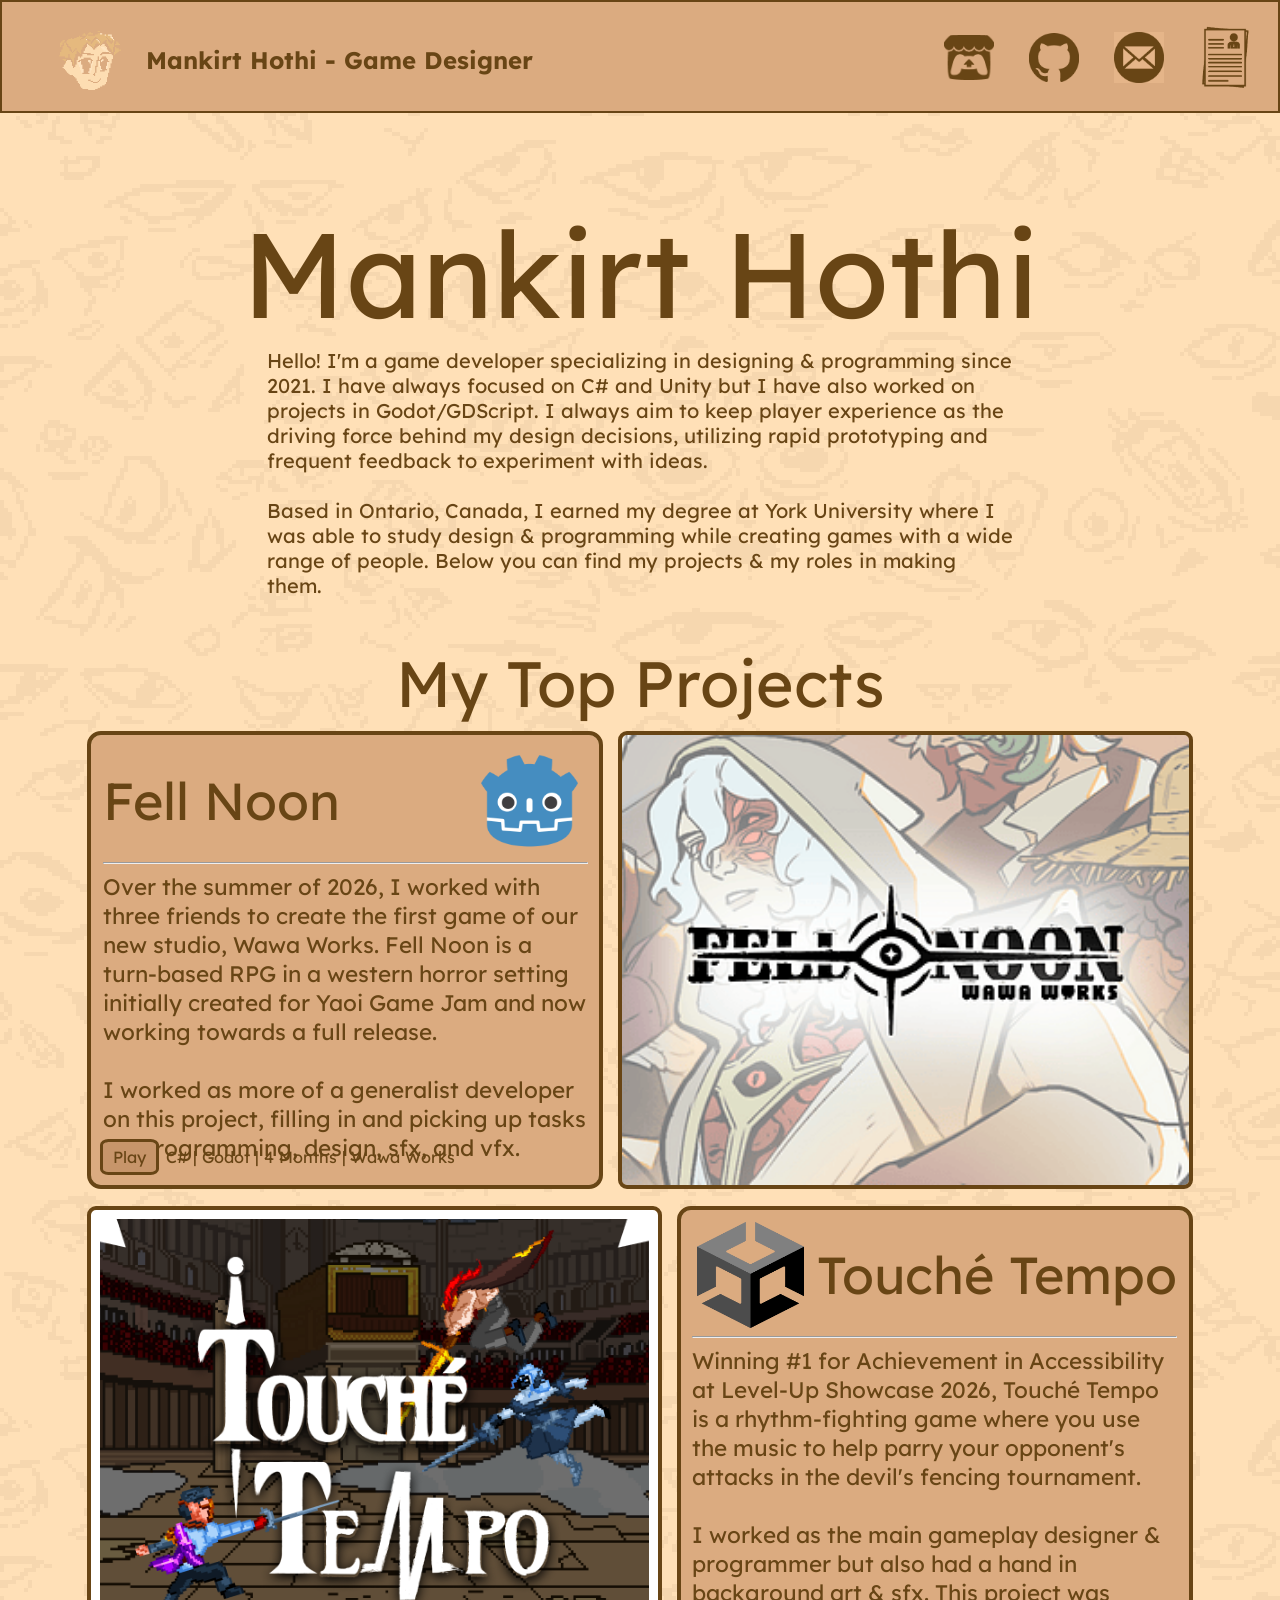
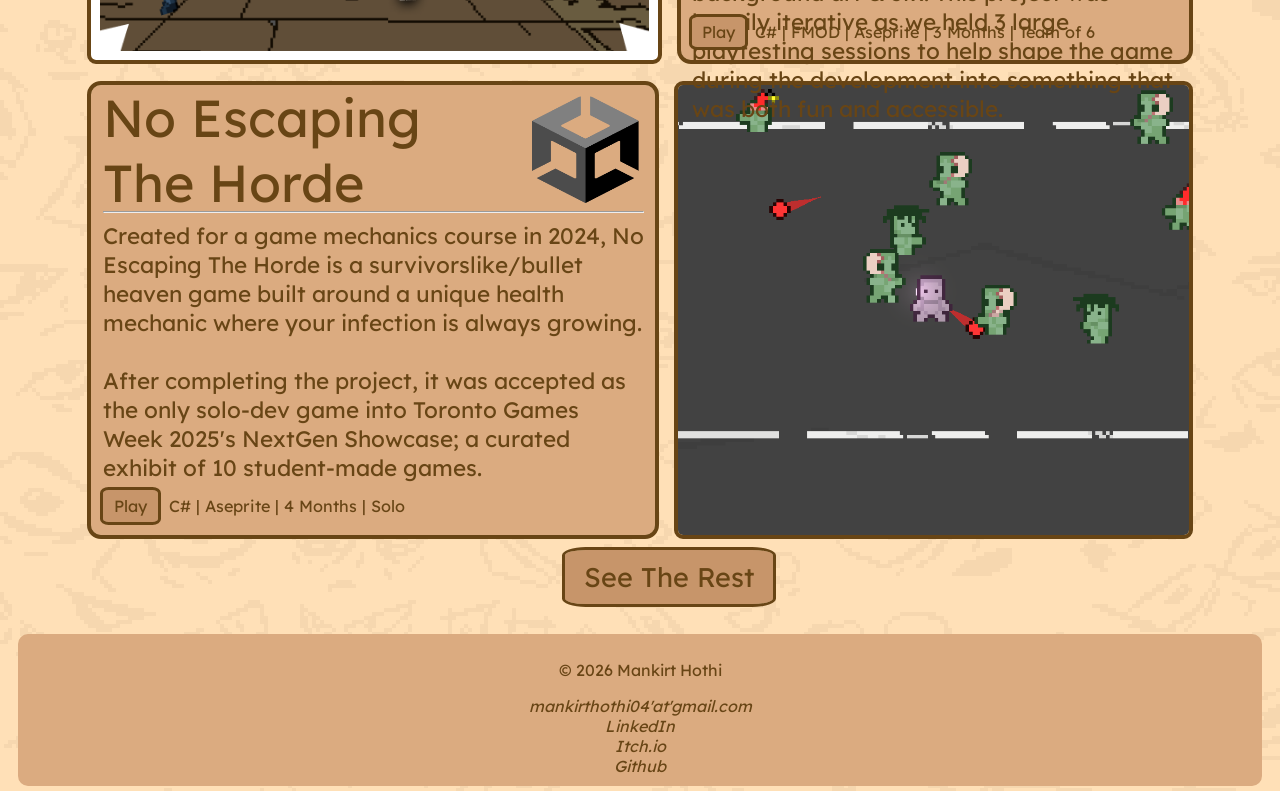
<file: index.html>
<!DOCTYPE html>
<html lang="en">
<head>
    <meta charset="UTF-8">
    <meta name="viewport" content="width=device-width, initial-scale=1">
    <title>Mankirt Hothi</title>
    <link rel="icon" type="image/x-icon" href="Images/Favicon.png">
    <link rel="stylesheet" href="base.css">
    <link rel="stylesheet" href="home.css">
</head>
<body>
    <!-- Header -->
    <div class="header">
        <span class="left">
            <img id="logo" src="Images/Icon_Brown.png">
            <h1 class="name">Mankirt Hothi - Game Designer</h1>
        </span>
        <div class="topnav">
            <!-- <a href="home.html">&nbsp;Home&nbsp;</a>
            <div class="dropdown">Games
                <div class="dropdown-content">
                    <a href="NETH.html">No Escaping the Horde</a>
                    <a href="COTZ.html">Champ of the Zone</a>
                    <a href="#">Desktop Ghosts</a>
                    <a href="#">Project Lockdown</a>
                    <a href="#">The Swingshot Trials</a>
                    <a href="#">Others</a>
                </div>
            </div> -->
            <a href="https://mankirt-hothi.itch.io/" target="_blank"><img src="Images/itch-io.png"></a>
            <a href="https://github.com/Mankirth" target="_blank"><img src="Images/github.png"></a>
            <a href="mailto:mankirthothi04@gmail.com"><img src="Images/email.png"></a>
            <a href="Images/PortfolioResume.pdf" target="_blank"><img src="Images/resume.png"></a>
        </div>
    </div>

    <br>
    <br>
    <br>
    <br>
    <br>
    <br>
    <br>
    <br>
    <br>

    <p class="title">Mankirt Hothi</p>
    <!-- <p class="subtitle">Game Designer</p><br> -->
    <div class = "txt">Hello! I'm a game developer specializing in designing & programming since 2021. 
        I have always focused on C# and Unity but I have also worked on projects in Godot/GDScript.
        I always aim to keep player experience as the driving force behind my design decisions, utilizing rapid prototyping
        and frequent feedback to experiment with ideas.<br><br>
        Based in Ontario, Canada, I earned my degree at York University where I was able to study design & 
        programming while creating games with a wide range of people. Below you can find my projects & my roles
        in making them.<br><br>

    </div><br>
    <p class="subtitle">My Top Projects</p>
    <!-- <div class="gridHolder"> -->
        <div class="projectCard">
            <div class="everythingElse">
                <div class="projectTitleLine">
                    <p class="projectTitle">Fell Noon</p>
                    <img class="engineImg" src="Images/godot.png">
                </div>
                <hr>
                <p class="projectDisc">Over the summer of 2026, I worked with three friends to create the first game of our new studio, Wawa Works.
                    Fell Noon is a turn-based RPG in a western horror setting initially created for Yaoi Game Jam and now working towards a full release. <br><br>
                I worked as more of a generalist developer on this project, filling in and picking up tasks for programming, design, sfx, and vfx.
                </p>
                <div class="info">
                    <a href="https://mankirt-hothi.itch.io/no-escaping-the-horde" target="_blank">Play</a>
                    C# | Godot | 4 Months | Wawa Works
                </div>
            </div>
            <img class='projectImg' src="Images/FellNoon.png">
        </div>
        <div class="projectCard">
            <img class='projectImg' src="Images/TT.png">
            <div class="everythingElse">
                <div class="projectTitleLine">
                    <img class="engineImg" src="Images/unity.png">
                    <p class="projectTitle">Touché Tempo</p>
                </div>
                <hr>
                <p class="projectDisc">Winning #1 for Achievement in Accessibility at Level-Up Showcase 2026, Touché Tempo
                    is a rhythm-fighting game where you use the music to help parry your opponent's attacks in the devil's 
                    fencing tournament. <br><br> I worked as the main gameplay designer & programmer but also had a hand in
                    background art & sfx. This project was heavily iterative as we held 3 large playtesting sessions to help
                    shape the game during the development into something that was both fun and accessible.
                </p>
                <div class="info">
                    <a href="https://mankirt-hothi.itch.io/touche-tempo" target="_blank">Play</a>
                    C# | FMOD | Aseprite | 3 Months | Team of 6
                </div>
            </div>
        </div>
        <!-- <div class="projectCard">
            <div class="everythingElse">
                <div class="projectTitleLine">
                    <p class="projectTitle">Champ of the Zone (In Development)</p>
                    <img class="engineImg" src="Images/unity.png">
                </div>
                <hr>
                <p class="projectDisc"> Champ of the Zone is an online 2D fighting game meant to give beginners in the genre access to higher 
                    level mindgames without needing to build executional skill. <br><br> 
                    It is my first online game with Unity NGO and is made unique with its highly modular loadout-based approach to 
                    characters and combat, letting players assign a pool of attacks to their binds directly.
                </p>
                <div class="info">
                    C# | NGO & Relay | Aseprite | In Progress | Solo
                </div>
            </div>
            <img class='projectImg' src="Images/COTZ.png">
        </div> -->
        <div class="projectCard">
            <div class="everythingElse">
                <div class="projectTitleLine">
                    <p class="projectTitle">No Escaping The Horde</p>
                    <img class="engineImg" src="Images/unity.png">
                </div>
                <hr>
                <p class="projectDisc">Created for a game mechanics course in 2024, No Escaping The Horde is a survivorslike/bullet heaven game
                built around a unique health mechanic where your infection is always growing. <br><br>
                After completing the project, it was accepted as the only solo-dev game into Toronto Games Week 2025's NextGen Showcase; a curated 
                exhibit of 10 student-made games.
                </p>
                <div class="info">
                    <a href="https://mankirt-hothi.itch.io/no-escaping-the-horde" target="_blank">Play</a>
                    C# | Aseprite | 4 Months | Solo
                </div>
            </div>
            <img class='projectImg' src="Images/NETH.png">
        </div>
        <!-- <div class="projectCard">
            <div class="everythingElse">
                <div class="projectTitleLine">
                    <p class="projectTitle">Citizen Jane</p>
                    <img class="engineImg" src="Images/godot.png">
                </div>
                <hr>
                <p class="projectDisc">In January 2025, student-led club Game Devs @ YorkU gathered over 60 students to work together 
                    in creating a game over the course of a semester before it was brought to 2025's Level-Up Showcase. Citizen Jane 
                    is the resulting game, a comic-inspired narrative mystery game where you navigate through panels and solve puzzles. <br><br>
                    I worked on this project as a co-lead for the game design team, mentoring 7 other students to help define 
                    core mechanics and design levels for the game while leading workshops on level/puzzle design. 
                </p>
                <div class="info">
                    <a href="https://gdyu.itch.io/citizen-jane" target="_blank">Play</a>
                    GDScript | 4 Months | Team of 60+
                </div>
            </div>
            <img class='projectImg' src="Images/CJ.png">
        </div>
        <div class="projectCard">
            <img class='projectImg' src="Images/LHS.jpg">
            <div class="everythingElse">
                <div class="projectTitleLine">
                    <p class="projectTitle">Low Health Saviour (Peak Mod)</p>
                    <img class="engineImg" src="Images/unity.png">
                </div>
                <hr>
                <p class="projectDisc"> Low Health Saviour is a recreation of the 'Divine Intervention'
                    Minecraft mod for Peak that builds on the original by adding comprehensive customization for the player. 
                    This project was the first the I had the opportunity to learn from and build onto an industry-level 
                    codebase, the practices and architecture I learned from this project is still applied to all of my current work.<br><br>

                    This project was also able to gain a lot of popularity in the community, gaining over 20,000 downloads and being
                    featured on popular livestreams.
                </p>
                <div class="info">
                    <a href="https://thunderstore.io/c/peak/p/Mankuu/LowHealthSaviour/" target="_blank">Play</a>
                    Unity | C# | 2 Weeks | Solo
                </div>
            </div>
        </div>
        <div class="projectCard">
            <div class="everythingElse">
                <div class="projectTitleLine">
                    <p class="projectTitle">Project Lockdown</p>
                    <img class="engineImg" src="Images/unity.png">
                </div>
                <hr>
                <p class="projectDisc"> Made in 8 months and released in 2022, Project Lockdown is a speedrun focused platformer 
                    built around a character with a slingshot arm. The game challenges the player to learn levels and improve 
                    their execution until they can beat the level before time runs out. <br><br>

                    This is my first game project. It was my introduction to Unity, C#, and my first time practicing game design.
                </p>
                <div class="info">
                    <a href="https://mankirt-hothi.itch.io/project-lockdown" target="_blank">Play</a>
                    Unity | C# | Aseprite | 8 Months | Solo
                </div>
            </div>
            <img class='projectImg' src="Images/PL.png">
        </div>
        <div class="projectCard">
            <img class='projectImg' src="Images/TST.png">
            <div class="everythingElse">
                <div class="projectTitleLine">
                    <p class="projectTitle">The Swingshot Trials</p>
                    <img class="engineImg" src="Images/unity.png">
                </div>
                <hr>
                <p class="projectDisc">The Swingshot Trials was created in 2 weeks shortly after finishing Project Lockdown to test what I had learned. 
                    You control a ball and use a physics-based rope to swing yourself around the levels as fast as possible. <br><br>

                    As my second ever game, I used this project as an opportunity to imrpove with what I learned, taking a more flexible approach 
                    to game & level design while gaining fluency in being able to program more complex mechanics.
                </p>
                <div class="info">
                    <a href="https://mankirt-hothi.itch.io/the-swingshot-trials" target="_blank">Play</a>
                    Unity | C# | Aseprite | 2 Weeks | Solo
                </div>
            </div>
        </div>
        <div class="projectCard">
            <div class="everythingElse">
                <div class="projectTitleLine">
                    <p class="projectTitle">Additional Group Project Games</p>
                     <img class="engineImg" src="unity.png"> 
                </div>
                <hr>
                <p class="projectDisc"> Over the past three years I have worked in many small groups for game projects. These 
                    experiences have greatly improved my ability to remain flexible in a group and gain fluency using Git for version 
                    control. Many of these projects are short vertical slices made in teams of 4-6, also giving me the chance to build 
                    games across multiple genres. <br><br>

                    I worked as a main programmer and designer on all of these projects, giving me opportunities to experiment with new
                    ideas and technologies while building my skills.
                </p>
                <div class="info">
                    <a href="https://mankirt-hothi.itch.io/" target="_blank">Play</a>
                    Unity | Godot | C# | Aseprite | 2 Weeks - 4 Months | Team of 4-6
                </div>
            </div>
            <img class='projectImg' src="Images/group.png">
        </div>
        <div class="projectCard">
            <img class='projectImg' src="Images/solo.png">
            <div class="everythingElse">
                <div class="projectTitleLine">
                    <p class="projectTitle">Additional Solo-Dev Games</p>
                    <img class="engineImg" src="unity.png">
                </div>
                <hr>
                <p class="projectDisc"> As I have been making games for the past five years, I have created a number of small projects that 
                    helped grow my proficiency with my tools. The dev time of these games range from less than a week to a few months but 
                    they were all made in an effort to quickly try something new. <br><br>
                    
                    Some of these games include my first time making games 
                    with Godot, SQL Databases, and GBStudio. This collection also further explores some genres and concepts that I haden't designed for 
                    before such as endless runners, turn-based combat systems, cooking games, and idle games.
                </p>
                <div class="info">
                    <a href="https://mankirt-hothi.itch.io/" target="_blank">Play</a>
                    Unity | Godot | C# | GDScript | Aseprite | 3 Days - 4 Months | Solo
                </div>
            </div>
        </div> -->
        <div class="cent">
            <a href="https://mankirt-hothi.itch.io/" target="_blank">See The Rest</a> <br><br><br>
        </div>
    </div>

    <!-- Footer -->
    <div class="footer">
        <p>&copy; 2026 Mankirt Hothi</p>
        <address>
            <a href="mailto:mankirthothi04@gmail.com">mankirthothi04'at'gmail.com</a><br>
            <a href="https://www.linkedin.com/in/mankirt-hothi-a6ab14275/?isSelfProfile=true" target="_blank">&nbsp;LinkedIn&nbsp;</a><br>
            <a href="https://mankirt-hothi.itch.io/" target="_blank">&nbsp;Itch.io&nbsp;</a><br>
            <a href="https://github.com/Mankirth" target="_blank">&nbsp;Github&nbsp;</a><br>
        </address>
    </div>
</body>
</html>
</file>
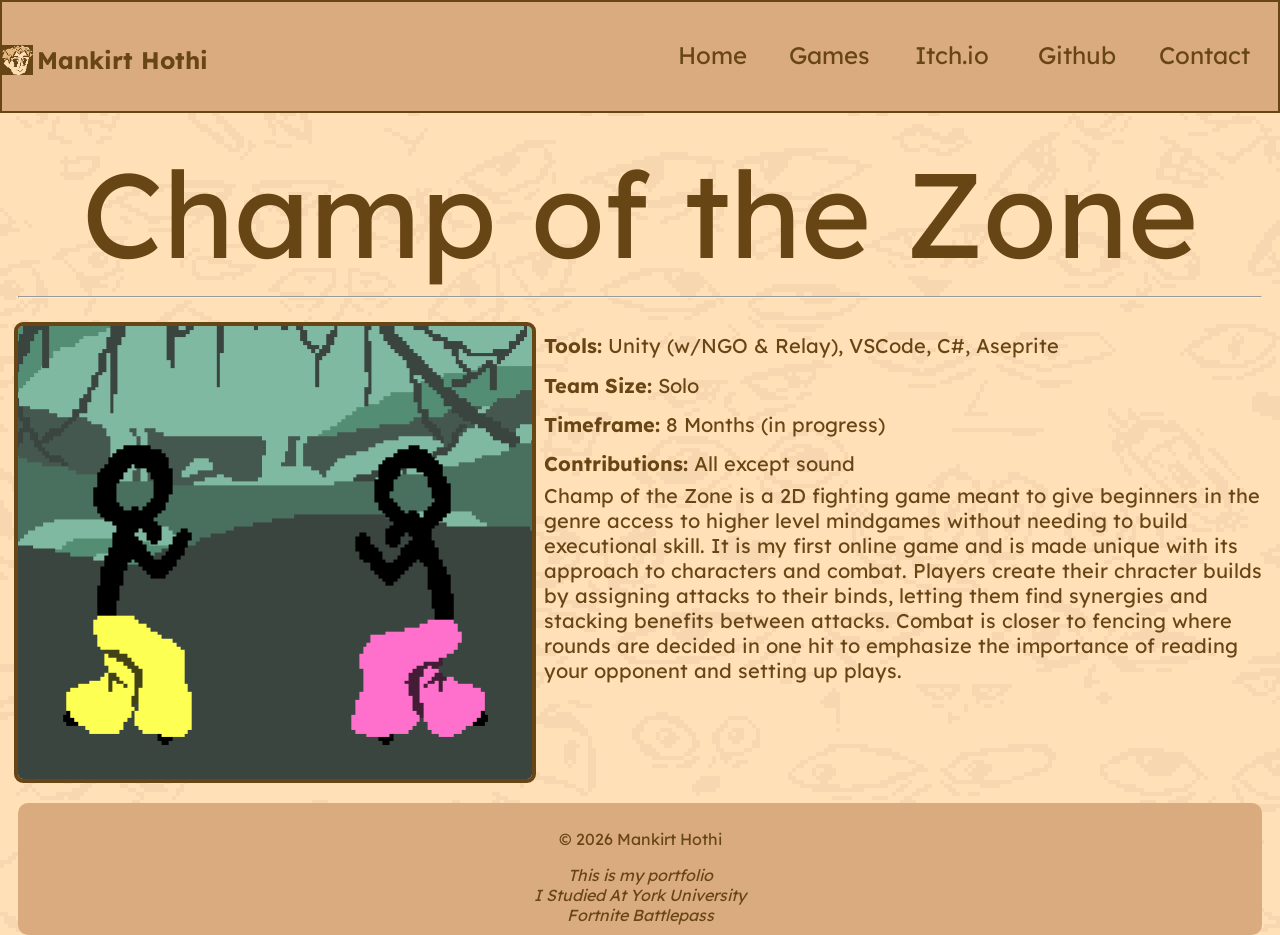
<file: COTZ.html>
<!DOCTYPE html>
<html lang="en">
<head>
    <meta charset="UTF-8">
    <meta name="viewport" content="width=device-width, initial-scale=1">
    <title>Mankirt Hothi</title>
    <link rel="icon" type="image/x-icon" href="Favicon.png">
    <link rel="stylesheet" href="base.css">
    <link rel="stylesheet" href="project.css">
</head>
<body>
    <!-- Header -->
    <div class="header">
        <span class="left">
            <img src="Icon_Brown.png">
            <h1 class="name">Mankirt Hothi</h1>
        </span>
        <div class="topnav">
            <a href="home.html">&nbsp;Home&nbsp;</a>
            <div class="dropdown">Games
                <div class="dropdown-content">
                    <a href="NETH.html">No Escaping the Horde</a>
                    <a href="COTZ.html">Champ of the Zone</a>
                    <a href="#">Desktop Ghosts</a>
                    <a href="#">Project Lockdown</a>
                    <a href="#">The Swingshot Trials</a>
                    <a href="#">Office Invasion</a>
                    <a href="#">Others</a>
                </div>
            </div>
            <a href="https://mankirt-hothi.itch.io/" target="_blank">&nbsp;Itch.io&nbsp;</a>
            <a href="https://github.com/Mankirth" target="_blank">&nbsp;Github&nbsp;</a>
            <a href="mailto:mankirthothi04@gmail.com">Contact</a>
        </div>
    </div>

    <br>
    <br>
    <br>
    <br>
    <br>
    <br>

    <p class="title">Champ of the Zone</p>
    <hr><br>
    <div class="discHolder">
        <div class="projectImgs">
            <img class="mainImg" src="COTZ.png">
        </div>
        <div class="fullDisc">
            <div class="infoList"><b>Tools: </b>Unity (w/NGO & Relay), VSCode, C#, Aseprite</div>
            <div class="infoList"><b>Team Size: </b>Solo</div>
            <div class="infoList"><b>Timeframe: </b>8 Months (in progress)</div>
            <div class="infoList"><b>Contributions: </b>All except sound</div>
            <div class="txt">Champ of the Zone is a 2D fighting game meant to give beginners in the genre access
                to higher level mindgames without needing to build executional skill. It is my first online game and is made unique 
                with its approach to characters and combat. Players create their chracter builds by assigning attacks to their 
                binds, letting them find synergies and stacking benefits between attacks. Combat is closer to fencing where rounds 
                are decided in one hit to emphasize the importance of reading your opponent and setting up plays.
            </div><br>
        </div>
    </div>
    <br>

    <!-- Footer -->
    <div class="footer">
        <p>&copy; 2026 Mankirt Hothi</p>
        <address>
            This is my portfolio<br>
            I Studied At York University<br>
            Fortnite Battlepass<br>
        </address>
    </div>
</body>
</html>
</file>
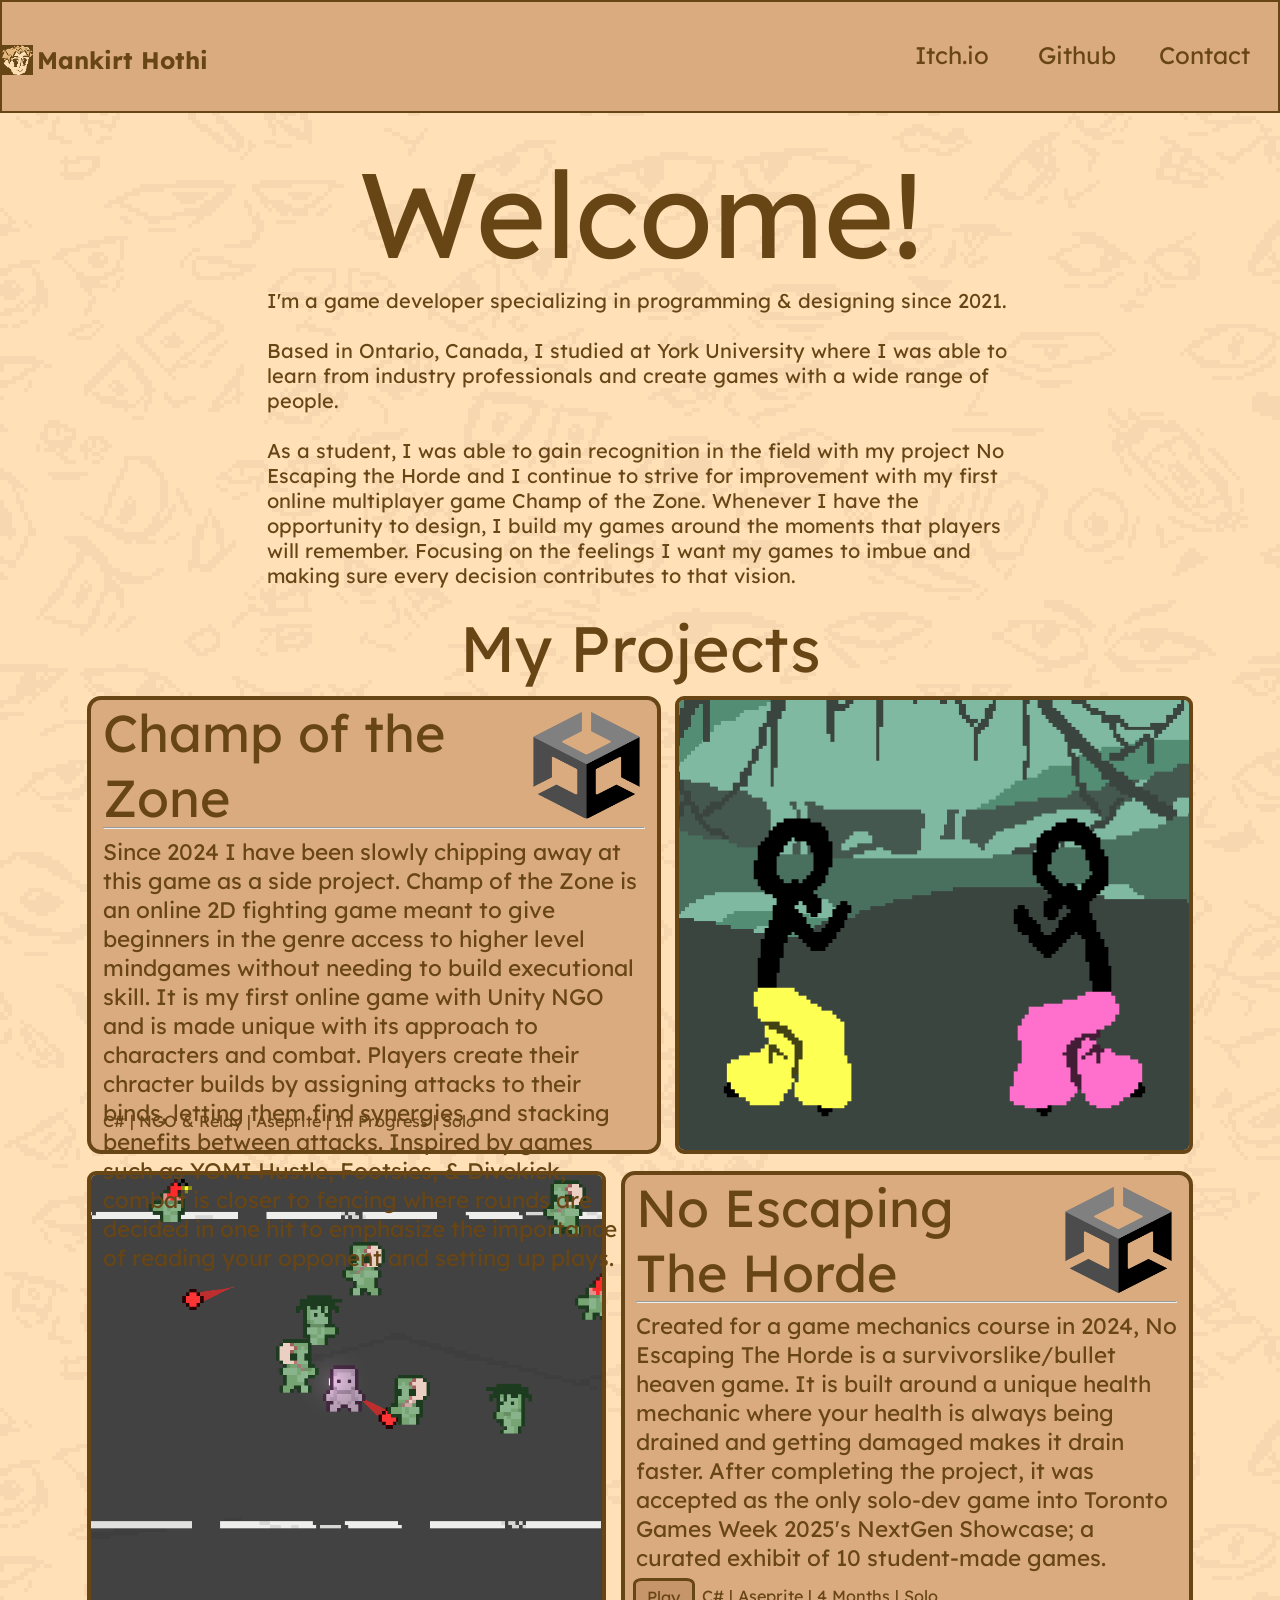
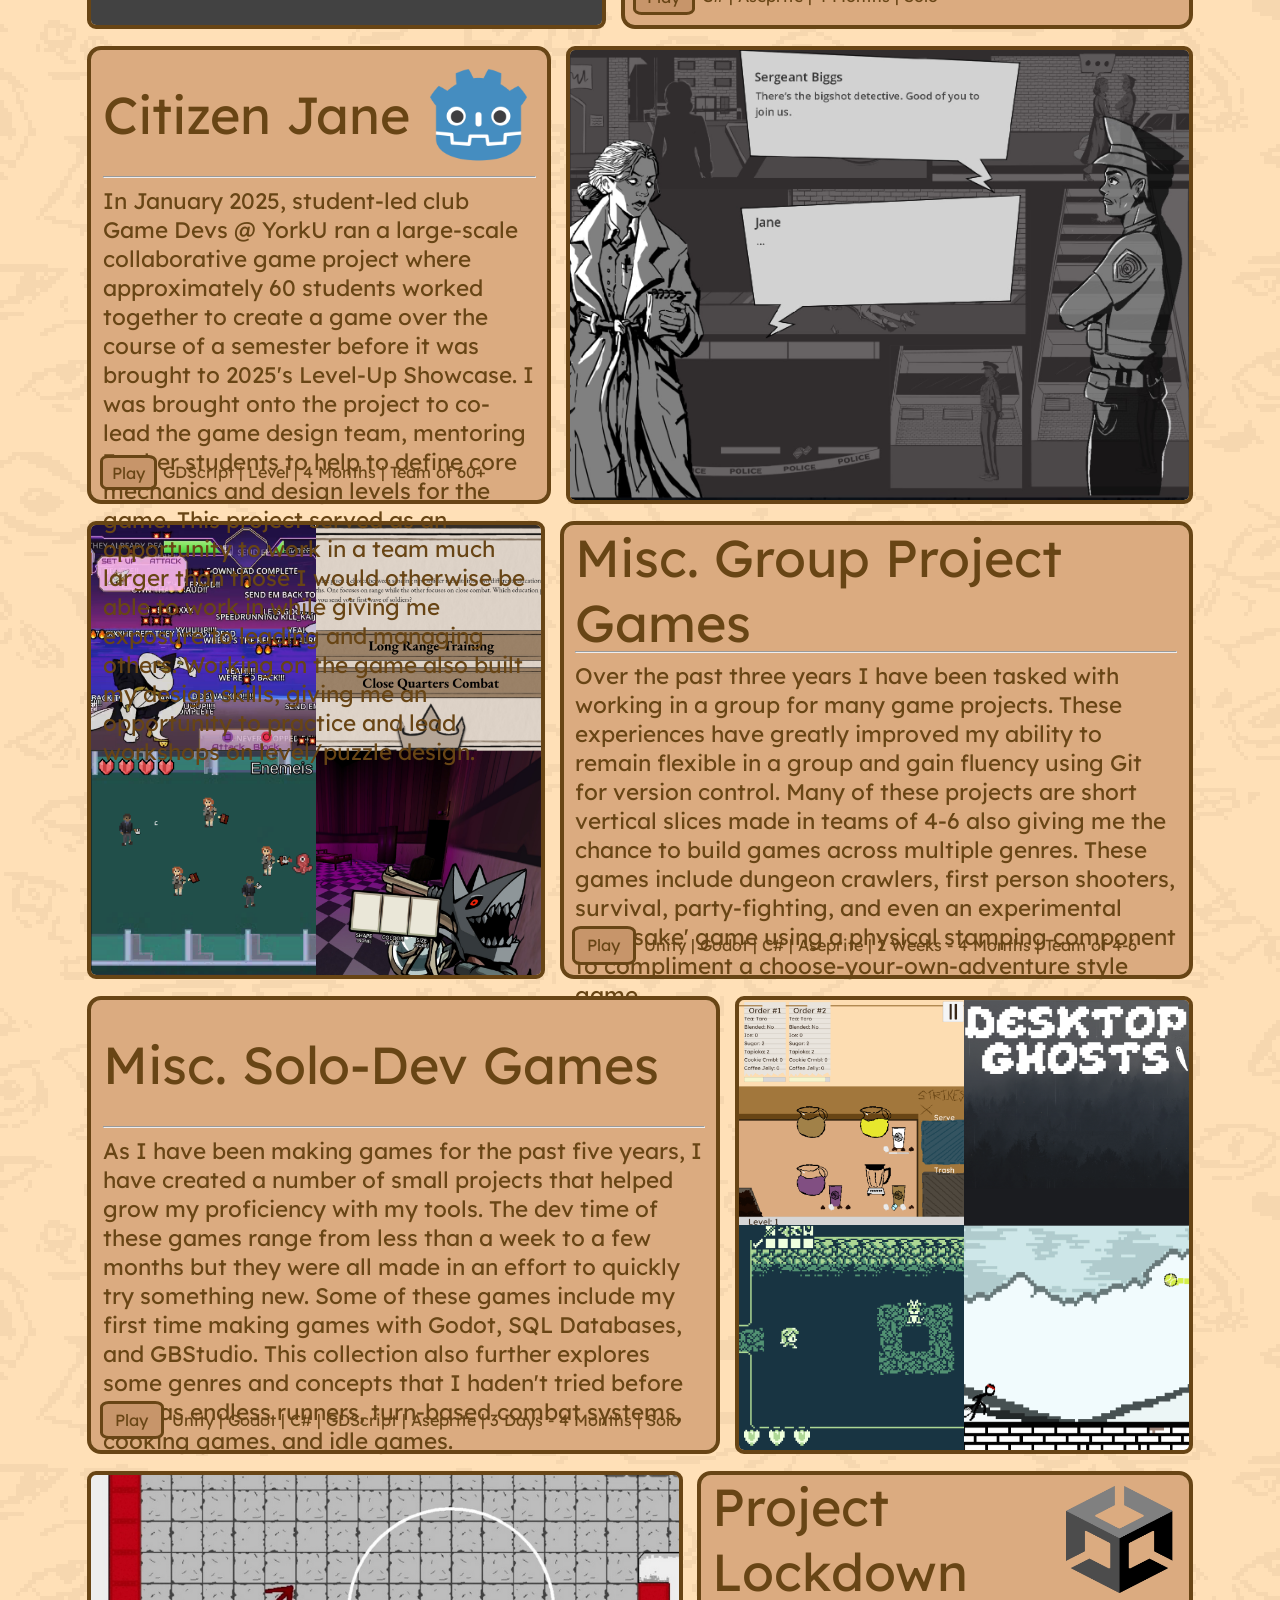
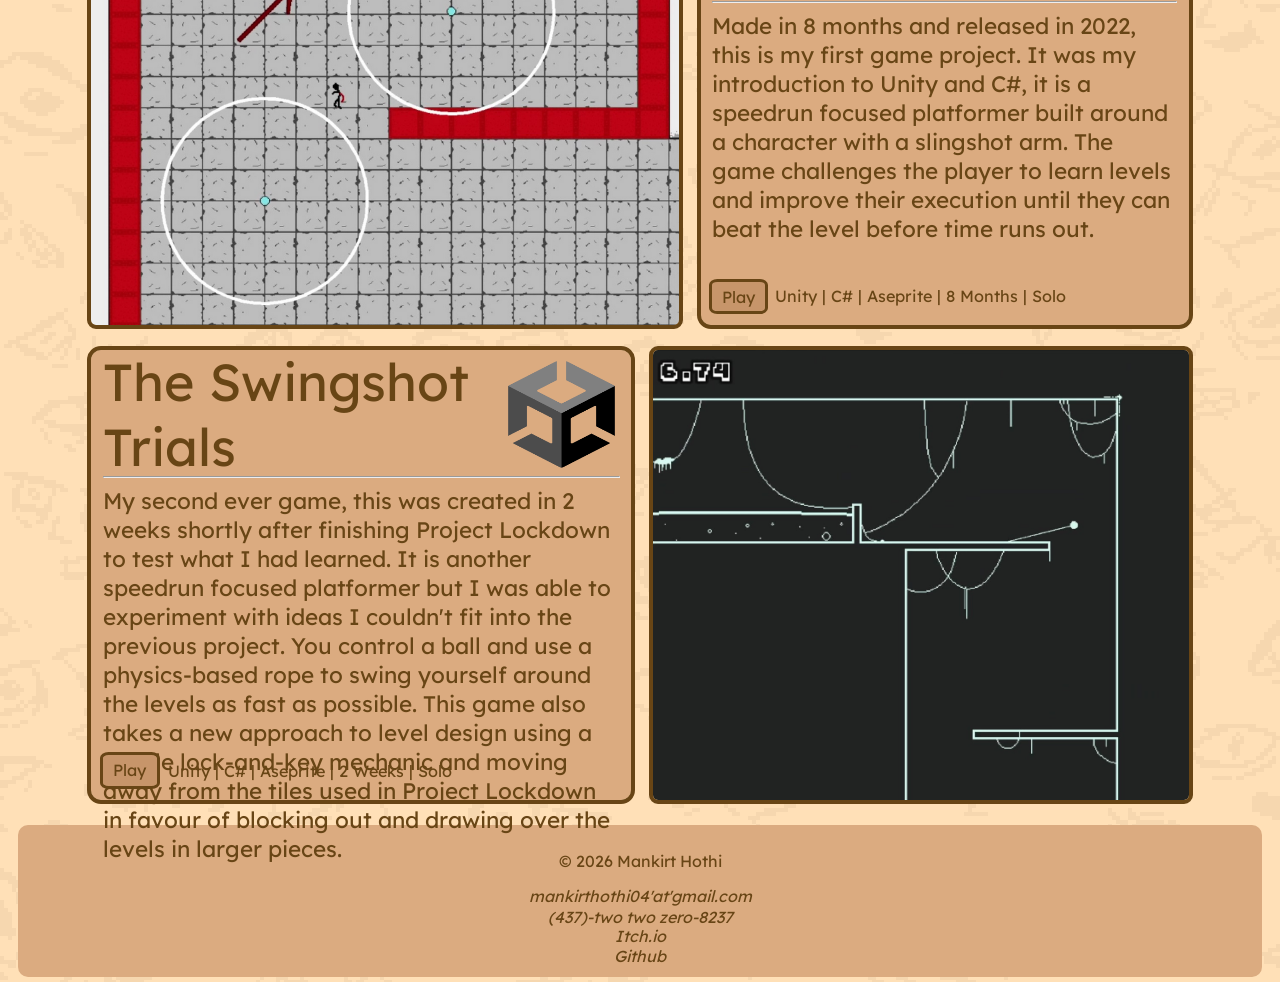
<file: home.html>
<!DOCTYPE html>
<html lang="en">
<head>
    <meta charset="UTF-8">
    <meta name="viewport" content="width=device-width, initial-scale=1">
    <title>Mankirt Hothi</title>
    <link rel="icon" type="image/x-icon" href="Images/Favicon.png">
    <link rel="stylesheet" href="base.css">
    <link rel="stylesheet" href="home.css">
</head>
<body>
    <!-- Header -->
    <div class="header">
        <span class="left">
            <img src="Images/Icon_Brown.png">
            <h1 class="name">Mankirt Hothi</h1>
        </span>
        <div class="topnav">
            <!-- <a href="home.html">&nbsp;Home&nbsp;</a>
            <div class="dropdown">Games
                <div class="dropdown-content">
                    <a href="NETH.html">No Escaping the Horde</a>
                    <a href="COTZ.html">Champ of the Zone</a>
                    <a href="#">Desktop Ghosts</a>
                    <a href="#">Project Lockdown</a>
                    <a href="#">The Swingshot Trials</a>
                    <a href="#">Others</a>
                </div>
            </div> -->
            <a href="https://mankirt-hothi.itch.io/" target="_blank">&nbsp;Itch.io&nbsp;</a>
            <a href="https://github.com/Mankirth" target="_blank">&nbsp;Github&nbsp;</a>
            <a href="mailto:mankirthothi04@gmail.com">Contact</a>
        </div>
    </div>

    <br>
    <br>
    <br>
    <br>
    <br>
    <br>

    <p class="title">Welcome!</p>
    <div class = "txt">I'm a game developer specializing in programming & designing since 2021. <br><br>
        Based in Ontario, Canada, I studied at York University where I was able to learn from industry professionals and create games with a wide range of people. <br><br>
        As a student, I was able to gain recognition in the field with my project No Escaping the Horde and I continue to strive for improvement with my first online multiplayer game Champ of the Zone.
        Whenever I have the opportunity to design, I build my games around the moments that players will remember. Focusing on the feelings I want my games to imbue and making sure every decision contributes to that vision.</div><br>
    <p class="subtitle">My Projects</p>
    <!-- <div class="gridHolder"> -->
        <div class="projectCard">
            <div class="everythingElse">
                <div class="projectTitleLine">
                    <p class="projectTitle">Champ of the Zone</p>
                    <img class="engineImg" src="Images/unity.png">
                </div>
                <hr>
                <p class="projectDisc">Since 2024 I have been slowly chipping away at this game as a side project. 
                    Champ of the Zone is an online 2D fighting game meant to give beginners in the genre access to higher 
                    level mindgames without needing to build executional skill. It is my first online game with Unity NGO and is made unique 
                    with its approach to characters and combat. Players create their chracter builds by assigning attacks to their 
                    binds, letting them find synergies and stacking benefits between attacks. Inspired by games such as YOMI Hustle, 
                    Footsies, & Divekick, combat is closer to fencing where rounds are decided in one hit to emphasize the importance 
                    of reading your opponent and setting up plays.
                </p>
                <div class="info">
                    C# | NGO & Relay | Aseprite | In Progress | Solo
                </div>
            </div>
            <img class='projectImg' src="Images/COTZ.png">
        </div>
        <div class="projectCard">
            <img class='projectImg' src="Images/NETH.png">
            <div class="everythingElse">
                <div class="projectTitleLine">
                    <p class="projectTitle">No Escaping The Horde</p>
                    <img class="engineImg" src="Images/unity.png">
                </div>
                <hr>
                <p class="projectDisc">Created for a game mechanics course in 2024, No Escaping The Horde is a survivorslike/bullet heaven game.
                It is built around a unique health mechanic where your health is always being drained and getting damaged makes it drain faster.
                After completing the project, it was accepted as the only solo-dev game into Toronto Games Week 2025's NextGen Showcase; a curated 
                exhibit of 10 student-made games.
                </p>
                <div class="info">
                    <a href="https://mankirt-hothi.itch.io/no-escaping-the-horde" target="_blank">Play</a>
                    C# | Aseprite | 4 Months | Solo
                </div>
            </div>
        </div>
        <div class="projectCard">
            <div class="everythingElse">
                <div class="projectTitleLine">
                    <p class="projectTitle">Citizen Jane</p>
                    <img class="engineImg" src="Images/godot.png">
                </div>
                <hr>
                <p class="projectDisc">In January 2025, student-led club Game Devs @ YorkU ran a large-scale collaborative 
                    game project where approximately 60 students worked together to create a game over the course of a semester
                    before it was brought to 2025's Level-Up Showcase. I was brought onto the project to co-lead the game 
                    design team, mentoring 7 other students to help to define core mechanics and design levels for the game. 
                    This project served as an opportunity to work in a team much larger than those I would otherwise be able 
                    to work in while giving me exposure to leading and managing others. Working on the game also built my 
                    design skills, giving me an opportunity to practice and lead workshops on level/puzzle design. 
                </p>
                <div class="info">
                    <a href="https://gdyu.itch.io/citizen-jane" target="_blank">Play</a>
                    GDScript | Level | 4 Months | Team of 60+
                </div>
            </div>
            <img class='projectImg' src="Images/CJ.png">
        </div>
        <!-- <div class="projectCard">
            <div class="everythingElse">
                <div class="projectTitleLine">
                    <p class="projectTitle">Little Penguins Website</p>
                    <img class="engineImg" src="unity.png">
                </div>
                <hr>
                <p class="projectDisc"> Over the summer of 2025, I had the opportunity to make a website to aid in an ongoing
                    research project in collaboration with researchers monitoring the penguins in southern Austrailia. I designed 
                    and built a web platform to serve as a specialized data analysis tool using HTML, CSS, JavaScript, Chart.js, 
                    and a Leaflet map. To aid the researchers, the website is meant to help draw conclusions about the impact of 
                    the local climate on the penguin population on Phillip Island. Users can toggle between layers of climate or 
                    penguin population data and generate graphs displaying the relation between variables. The website is capable 
                    of displaying decades worth of climate data with layer customization and data upload at approximately 20,000 
                    datapoints/sec.
                </p>
            </div>
            <img class='projectImg' src="ET.png">
        </div> -->
        <div class="projectCard">
            <img class='projectImg' src="Images/group.png">
            <div class="everythingElse">
                <div class="projectTitleLine">
                    <p class="projectTitle">Misc. Group Project Games</p>
                    <!-- <img class="engineImg" src="unity.png"> -->
                </div>
                <hr>
                <p class="projectDisc"> Over the past three years I have been tasked with working in a group for many game projects. These 
                    experiences have greatly improved my ability to remain flexible in a group and gain fluency using Git for version 
                    control. Many of these projects are short vertical slices made in teams of 4-6 also giving me the chance to build 
                    games across multiple genres. These games include dungeon crawlers, first person shooters, survival, party-fighting,
                    and even an experimental 'keepsake' game using a physical stamping component to compliment a choose-your-own-adventure
                    style game.
                </p>
                <div class="info">
                    <a href="https://mankirt-hothi.itch.io/" target="_blank">Play</a>
                    Unity | Godot | C# | Aseprite | 2 Weeks - 4 Months | Team of 4-6
                </div>
            </div>
        </div>
        <div class="projectCard">
            <div class="everythingElse">
                <div class="projectTitleLine">
                    <p class="projectTitle">Misc. Solo-Dev Games</p>
                    <!-- <img class="engineImg" src="unity.png"> -->
                </div>
                <hr>
                <p class="projectDisc"> As I have been making games for the past five years, I have created a number of small projects that 
                    helped grow my proficiency with my tools. The dev time of these games range from less than a week to a few months but 
                    they were all made in an effort to quickly try something new. Some of these games include my first time making games 
                    with Godot, SQL Databases, and GBStudio. This collection also further explores some genres and concepts that I haden't tried 
                    before such as endless runners, turn-based combat systems, cooking games, and idle games.
                </p>
                <div class="info">
                    <a href="https://mankirt-hothi.itch.io/" target="_blank">Play</a>
                    Unity | Godot | C# | GDScript | Aseprite | 3 Days - 4 Months | Solo
                </div>
            </div>
            <img class='projectImg' src="Images/solo.png">
        </div>
        <div class="projectCard">
            <img class='projectImg' src="Images/PL.png">
            <div class="everythingElse">
                <div class="projectTitleLine">
                    <p class="projectTitle">Project Lockdown</p>
                    <img class="engineImg" src="Images/unity.png">
                </div>
                <hr>
                <p class="projectDisc"> Made in 8 months and released in 2022, this is my first game project. It was my introduction to
                    Unity and C#, it is a speedrun focused platformer built around a character with a slingshot arm. The game challenges 
                    the player to learn levels and improve their execution until they can beat the level before time runs out.
                </p>
                <div class="info">
                    <a href="https://mankirt-hothi.itch.io/project-lockdown" target="_blank">Play</a>
                    Unity | C# | Aseprite | 8 Months | Solo
                </div>
            </div>
        </div>
        <div class="projectCard">
            <div class="everythingElse">
                <div class="projectTitleLine">
                    <p class="projectTitle">The Swingshot Trials</p>
                    <img class="engineImg" src="Images/unity.png">
                </div>
                <hr>
                <p class="projectDisc">My second ever game, this was created in 2 weeks shortly after finishing Project Lockdown to test what I had learned. 
                    It is another speedrun focused platformer but I was able to experiment with ideas I couldn't fit into the 
                    previous project. You control a ball and use a physics-based rope to swing yourself around the levels as fast as 
                    possible. This game also takes a new approach to level design using a simple lock-and-key mechanic and moving away 
                    from the tiles used in Project Lockdown in favour of blocking out and drawing over the levels in larger pieces.
                </p>
                <div class="info">
                    <a href="https://mankirt-hothi.itch.io/the-swingshot-trials" target="_blank">Play</a>
                    Unity | C# | Aseprite | 2 Weeks | Solo
                </div>
            </div>
            <img class='projectImg' src="Images/TST.png">
        </div>
    <!-- </div> -->

    <!-- Footer -->
    <div class="footer">
        <p>&copy; 2026 Mankirt Hothi</p>
        <address>
            <a href="mailto:mankirthothi04@gmail.com">mankirthothi04'at'gmail.com</a><br>
            (437)-two two zero-8237<br>
            <a href="https://mankirt-hothi.itch.io/" target="_blank">&nbsp;Itch.io&nbsp;</a><br>
            <a href="https://github.com/Mankirth" target="_blank">&nbsp;Github&nbsp;</a><br>
        </address>
    </div>
</body>
</html>
</file>
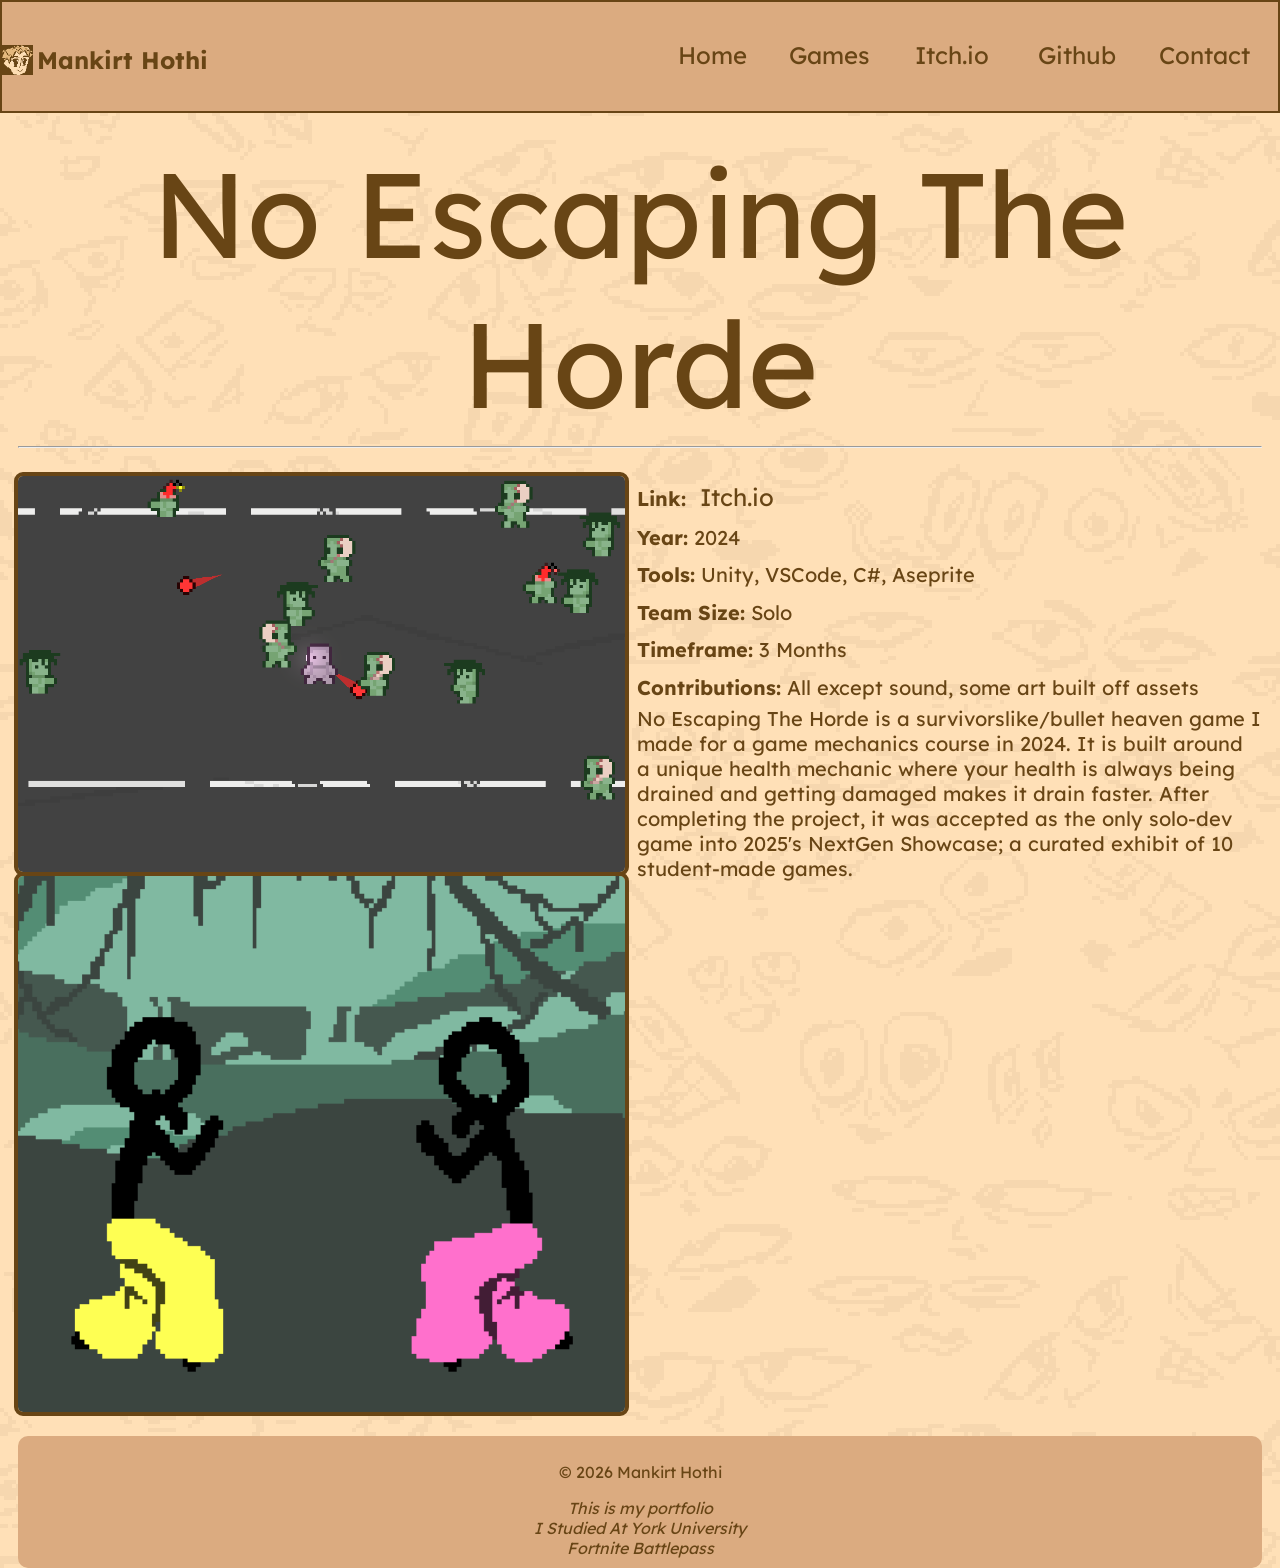
<file: NETH.html>
<!DOCTYPE html>
<html lang="en">
<head>
    <meta charset="UTF-8">
    <meta name="viewport" content="width=device-width, initial-scale=1">
    <title>Mankirt Hothi</title>
    <link rel="icon" type="image/x-icon" href="Favicon.png">
    <link rel="stylesheet" href="base.css">
    <link rel="stylesheet" href="project.css">
</head>
<body>
    <!-- Header -->
    <div class="header">
        <span class="left">
            <img src="Icon_Brown.png">
            <h1 class="name">Mankirt Hothi</h1>
        </span>
        <div class="topnav">
            <a href="home.html">&nbsp;Home&nbsp;</a>
            <div class="dropdown">Games
                <div class="dropdown-content">
                    <a href="NETH.html">No Escaping the Horde</a>
                    <a href="COTZ.html">Champ of the Zone</a>
                    <a href="#">Desktop Ghosts</a>
                    <a href="#">Project Lockdown</a>
                    <a href="#">The Swingshot Trials</a>
                    <a href="#">Others</a>
                </div>
            </div>
            <a href="https://mankirt-hothi.itch.io/" target="_blank">&nbsp;Itch.io&nbsp;</a>
            <a href="https://github.com/Mankirth" target="_blank">&nbsp;Github&nbsp;</a>
            <a href="mailto:mankirthothi04@gmail.com">Contact</a>
        </div>
    </div>

    <br>
    <br>
    <br>
    <br>
    <br>
    <br>

    <p class="title">No Escaping The Horde</p>
    <hr><br>
    <div class="discHolder">
        <div class="projectImgs">
            <img class="mainImg" src="NETH.png">
            <img class="mainImg" src="COTZ.png">
        </div>
        <div class="fullDisc">
            <div class="infoList"><b>Link: </b><a href="https://mankirt-hothi.itch.io/no-escaping-the-horde">Itch.io</a></div>
            <div class="infoList"><b>Year: </b>2024</div>
            <div class="infoList"><b>Tools: </b>Unity, VSCode, C#, Aseprite</div>
            <div class="infoList"><b>Team Size: </b>Solo</div>
            <div class="infoList"><b>Timeframe: </b>3 Months</div>
            <div class="infoList"><b>Contributions: </b>All except sound, some art built off assets</div>
            <div class="txt">No Escaping The Horde is a survivorslike/bullet heaven game I made for a game mechanics course in 2024.
                It is built around a unique health mechanic where your health is always being drained and getting damaged makes it drain faster.
                After completing the project, it was accepted as the only solo-dev game into 2025's NextGen Showcase; a curated exhibit of 10 student-made games.
            </div><br>
        </div>
    </div>
    <br>

    <!-- Footer -->
    <div class="footer">
        <p>&copy; 2026 Mankirt Hothi</p>
        <address>
            This is my portfolio<br>
            I Studied At York University<br>
            Fortnite Battlepass<br>
        </address>
    </div>
</body>
</html>
</file>
<file: base.css>
@import url('https://fonts.googleapis.com/css2?family=Inter:ital,opsz,wght@0,14..32,100..900;1,14..32,100..900&family=Lato:ital,wght@0,100;0,300;0,400;0,700;0,900;1,100;1,300;1,400;1,700;1,900&family=Lexend+Deca:wght@100..900&family=Poppins:ital,wght@0,100;0,200;0,300;0,400;0,500;0,600;0,700;0,800;0,900;1,100;1,200;1,300;1,400;1,500;1,600;1,700;1,800;1,900&display=swap');
html{
  height:100%;
}
body {
  background-color: #fdddb2;
  background-image: url("Images/ItchBackground.png");
  color: #684515;
  padding: 10px;
  font-family:'Lexend Deca';
  word-wrap: break-word;
  height:100%;
}

img{
  outline-width: 4px;
  outline-color: #684515;
  outline-style: solid;
  border-radius: 5px;
}

.header {
  position: fixed;
  background-color: #dbab80;
  padding: 1%;
  height: fit-content;
  vertical-align: middle;
  text-align: right;
  line-height: 500%;
  right:0px;
  left:0px;
  top: 0px;
  border-color: #684515;
  border-style: solid;
  border-width: 2px;
  z-index: 2;
}

.header span {
  text-align: left;
}

#logo{
  width:8%;
  padding: 2px;
  padding-inline-start: 5%;
  margin-inline: 2.5%;
  border-radius: 4px;
  background-color: #68450000;
}

.header img {
  width:4%;
  vertical-align: middle;
  outline: none;
  background-color: #684515;
  border-radius: 0%;
}

.header img:hover{
  background-color: #ffe7ba;
}

.name{
  display: inline;
  vertical-align: middle;
  font-size: 150%;
}

.title{
  font-size: 750%;
  text-align: center;
  margin:0;
}

.subtitle{
  font-size: 400%;
  text-align: center;
  margin:0;
}

.footer {
  background-color: #dbab80;
  padding: 10px;
  text-align: center;
  border-radius: 10px;
}

h5{
  text-align: center;
  padding: 0px;
  margin: 0px;
}

.topnav {
  border-radius: 5px;
}

.left {
  position: absolute;
  left: 0%;
  bottom: 15%;
  top: 15%;
  right:40%
}

a{
  border-radius: 10%;
  text-align: center;
  padding: 1.25%;
  text-decoration: none;
  font-size: 24px;
  color: #684515;
}

/* a:hover{
  background-color: #a2773c;
}
a:active{
  background-color: #a2773c;
} */


.footer a{
  font-size: 100%;
  color:inherit;
}

.footer a:hover{
  background-color:  #68450000;
  text-decoration: underline;
}
.footer a:active{
  background-color: #68450000;
  text-decoration: underline;
}

.dropdown{
  display: inline;
  position: relative;
  border: none;
  cursor: pointer;
  background-color: #dbab80;
  color: #684515;
  font-family:'Lexend Deca';
  border-radius: 5px;
  text-align: center;
  padding: 1.25%;
  text-decoration: none;
  font-size: 24px;
  border-bottom-right-radius: 0;
  border-bottom-left-radius: 0;
}


.dropdown-content {
  font-size: 100%;
  display: none;
  position: absolute;
  left:0;
  top: 100%;
  z-index: 1;
  min-width: 200%;
  line-height: 200%;
}

.dropdown-content a {
  padding-inline-start: 2.5%;
  padding-inline-end: 5%;
  float: none;
  font-size: 75%;
  color: #684515;
  background-color: #dbab80;
  text-decoration: none;
  display: block;
  text-align: left;
  border-radius: 0;
}

.dropdown-content a:hover {
  background-color: #a2773c;
}

.dropdown:hover .dropdown-content {
  display: block;
}

.dropdown:hover{
  background-color: #a2773c;
}

.txt{
  font-size: 125%;
  padding-inline: 20%;
}

hr{
  color: #684515;
}
</file>
<file: home.css>
.gridHolder{
  text-align: center;
  display: inline-block;
  overflow:visible;
  height: fit-content;
}

.rowHolder{
  display: flex;
  justify-content: space-evenly;
}

.projectCard{
  margin-bottom: 2%;
  margin-top: 1%;
  margin-inline: auto;
  display: flex;
  height: 50%;
  width: 90%;
}

.projectImg{
  display: block;
  height: 100%;
  margin-top: auto;
  margin-bottom: auto;
  margin-inline: 1%;
}

.projectTitleLine{
  height: 25%;
  display: flex;
  justify-content: space-between;
  align-items: center;
}

.projectTitle{
  font-size: 3.25em;
}

.engineImg{
  height:100%;
  aspect-ratio: 1;
  padding: 1%;
  outline: none;
}

.projectDisc{
  aspect-ratio: 4;
  font-size: 2.5vmin;
  margin: 0;
}

.everythingElse{
  padding: 1%;
  margin-inline: 1%;
  height: 100% - padding;
  position:relative;
  display: inline;
  background-color:#dbab80;
  border-radius: 10px;
  outline-width: 4px;
  outline-color: #684515;
  outline-style: solid;
}

.info{
  position:absolute;
  bottom: 3%;
  width: 100%;
  font-size: 1.8vmin;
  vertical-align: bottom;
  padding-bottom: 1%;
}

.info a{
  font-size: 1.8vmin;
  background-color: #c7956a;
  padding: 1%;
  padding-inline: 2%;
  margin-inline-end: 1%;
  outline:solid;
}

.info a:hover{
  background-color: #a2773c;
}
.info a:active{
  background-color: #a2773c;
}

.cent a{
  font-size: 3vmin;
  background-color: #c7956a;
  padding: 0.8%;
  padding-inline: 1.5%;
  outline:solid;
  margin-inline-start: 44%;
}

.cent a:hover{
  background-color: #a2773c;
}
.cent a:active{
  background-color: #a2773c;
}
</file>
<file: project.css>
.discHolder{
  display: flex;
  justify-content: space-evenly;
}
.projectImgs{
  width: 300%;
  display: inline-block;
  margin-right: 1%;
}
.mainImg{
  width: 100%;
}
.txt{
  padding:0%;
}
.infoList{
  font-size: 125%;
  padding-top: 1%;
  padding-bottom: 1%;
}
</file>
